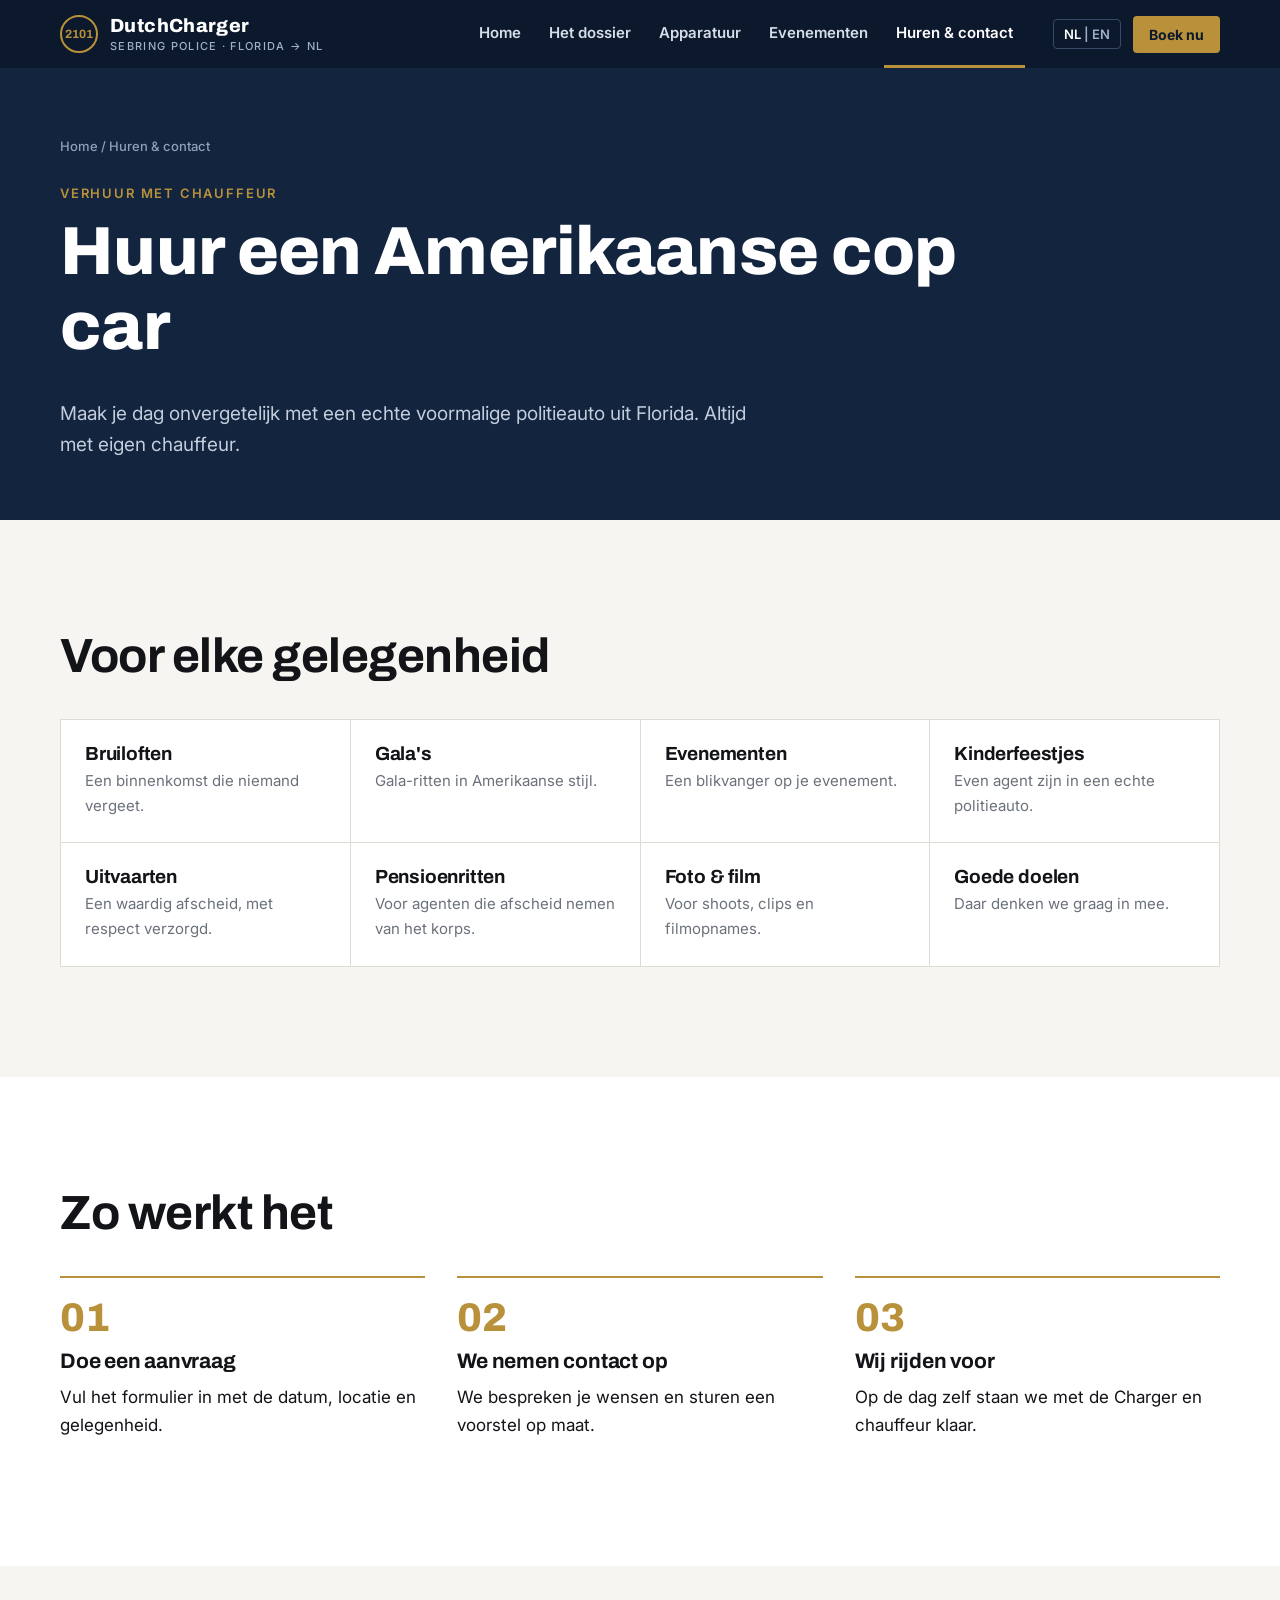
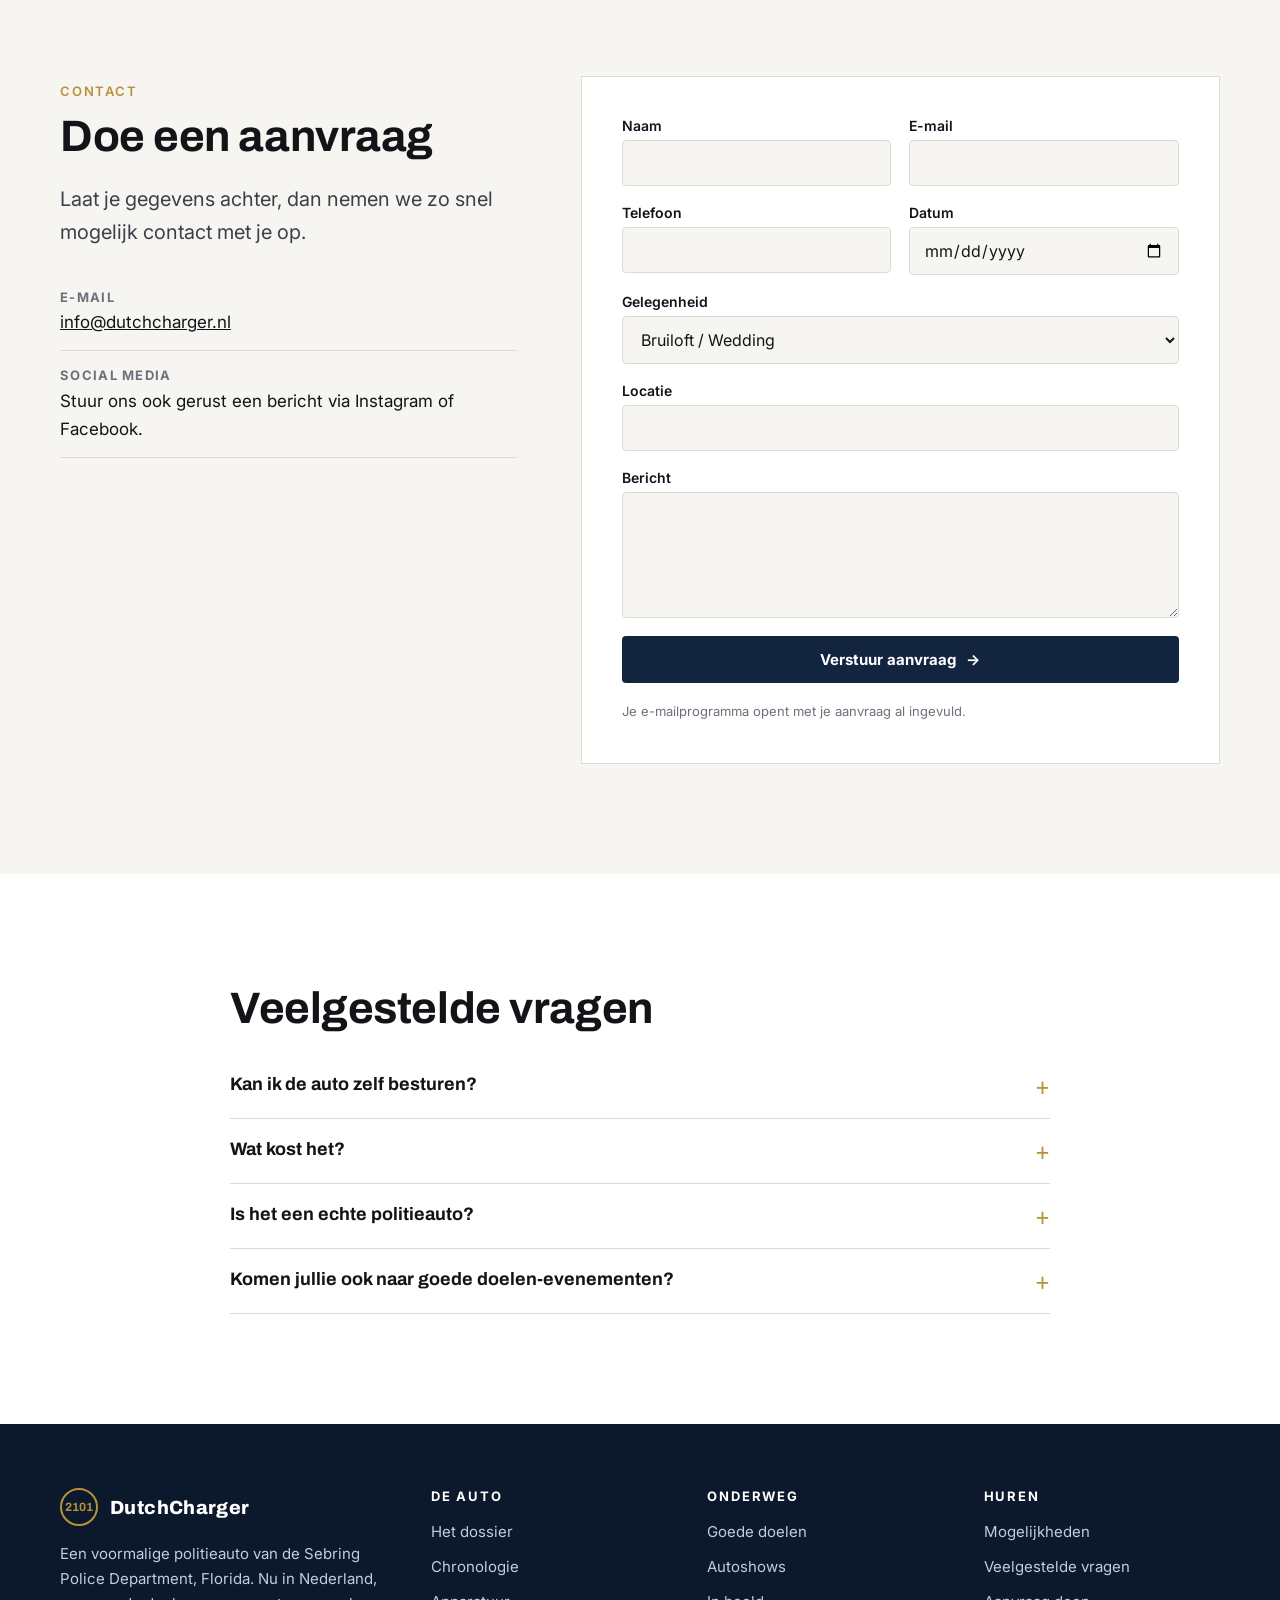
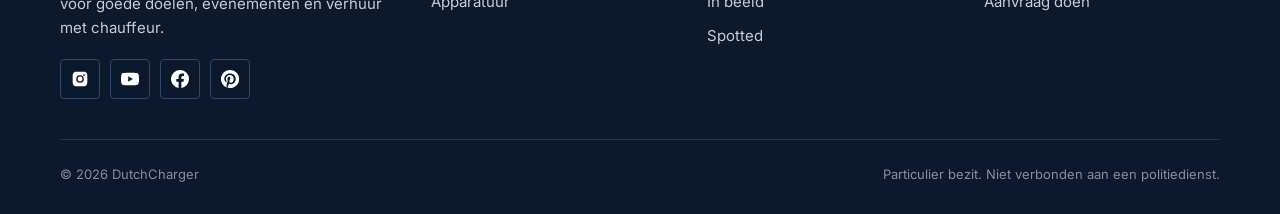
<file: huren.html>
<!doctype html>
<html lang="nl" data-lang="nl">
<head>
  <meta charset="utf-8">
  <meta name="viewport" content="width=device-width, initial-scale=1">
  <title>Huren &amp; contact – DutchCharger</title>
  <meta name="description" content="Huur een echte Amerikaanse politieauto met chauffeur voor bruiloften, gala's, evenementen, uitvaarten en kinderfeestjes.">
  <link rel="preconnect" href="https://fonts.googleapis.com">
  <link rel="preconnect" href="https://fonts.gstatic.com" crossorigin>
  <link href="https://fonts.googleapis.com/css2?family=Archivo:wght@600;700;800&family=IBM+Plex+Mono:wght@500;600&family=Inter:wght@400;600;700&display=swap" rel="stylesheet">
  <link rel="stylesheet" href="css/style.css">
</head>
<body>
<header id="site-header"></header>

<main>
  <section class="page-head">
    <div class="wrap">
      <div class="crumbs"><a href="index.html">Home</a> / <span lang="nl">Huren &amp; contact</span><span lang="en">Book &amp; contact</span></div>
      <span class="eyebrow"><span lang="nl">Verhuur met chauffeur</span><span lang="en">Hire with driver</span></span>
      <h1><span lang="nl">Huur een Amerikaanse cop car</span><span lang="en">Hire an American cop car</span></h1>
      <p>
        <span lang="nl">Maak je dag onvergetelijk met een echte voormalige politieauto uit Florida. Altijd met eigen chauffeur.</span>
        <span lang="en">Make your day unforgettable with a genuine former police car from Florida. Always with our own driver.</span>
      </p>
    </div>
  </section>

  <!-- GELEGENHEDEN -->
  <section class="section">
    <div class="wrap">
      <div class="section-head">
        <h2><span lang="nl">Voor elke gelegenheid</span><span lang="en">For every occasion</span></h2>
      </div>
      <div class="occasions">
        <div class="occasion"><h3><span lang="nl">Bruiloften</span><span lang="en">Weddings</span></h3><p><span lang="nl">Een binnenkomst die niemand vergeet.</span><span lang="en">An entrance nobody will forget.</span></p></div>
        <div class="occasion"><h3><span lang="nl">Gala's</span><span lang="en">Proms</span></h3><p><span lang="nl">Gala-ritten in Amerikaanse stijl.</span><span lang="en">Prom rides, American style.</span></p></div>
        <div class="occasion"><h3><span lang="nl">Evenementen</span><span lang="en">Events</span></h3><p><span lang="nl">Een blikvanger op je evenement.</span><span lang="en">An eye-catcher at your event.</span></p></div>
        <div class="occasion"><h3><span lang="nl">Kinderfeestjes</span><span lang="en">Children's parties</span></h3><p><span lang="nl">Even agent zijn in een echte politieauto.</span><span lang="en">Be a police officer for a day.</span></p></div>
        <div class="occasion"><h3><span lang="nl">Uitvaarten</span><span lang="en">Funerals</span></h3><p><span lang="nl">Een waardig afscheid, met respect verzorgd.</span><span lang="en">A dignified farewell, handled with respect.</span></p></div>
        <div class="occasion"><h3><span lang="nl">Pensioenritten</span><span lang="en">Retirement rides</span></h3><p><span lang="nl">Voor agenten die afscheid nemen van het korps.</span><span lang="en">For officers leaving the force.</span></p></div>
        <div class="occasion"><h3><span lang="nl">Foto &amp; film</span><span lang="en">Photo &amp; film</span></h3><p><span lang="nl">Voor shoots, clips en filmopnames.</span><span lang="en">For shoots, music videos and film.</span></p></div>
        <div class="occasion"><h3><span lang="nl">Goede doelen</span><span lang="en">Charities</span></h3><p><span lang="nl">Daar denken we graag in mee.</span><span lang="en">We're happy to help.</span></p></div>
      </div>
    </div>
  </section>

  <!-- HOE WERKT HET -->
  <section class="section white">
    <div class="wrap">
      <div class="section-head">
        <h2><span lang="nl">Zo werkt het</span><span lang="en">How it works</span></h2>
      </div>
      <div class="steps">
        <div class="step">
          <h3><span lang="nl">Doe een aanvraag</span><span lang="en">Send a request</span></h3>
          <p><span lang="nl">Vul het formulier in met de datum, locatie en gelegenheid.</span><span lang="en">Fill in the form with date, location and occasion.</span></p>
        </div>
        <div class="step">
          <h3><span lang="nl">We nemen contact op</span><span lang="en">We get in touch</span></h3>
          <p><span lang="nl">We bespreken je wensen en sturen een voorstel op maat.</span><span lang="en">We discuss your wishes and send a tailored proposal.</span></p>
        </div>
        <div class="step">
          <h3><span lang="nl">Wij rijden voor</span><span lang="en">We pull up</span></h3>
          <p><span lang="nl">Op de dag zelf staan we met de Charger en chauffeur klaar.</span><span lang="en">On the day, we're there with the Charger and a driver.</span></p>
        </div>
      </div>
    </div>
  </section>

  <!-- AANVRAAG -->
  <section class="section" id="aanvraag">
    <div class="wrap form-wrap">
      <div>
        <span class="eyebrow"><span lang="nl">Contact</span><span lang="en">Contact</span></span>
        <h2 style="font-size:clamp(30px,3.6vw,44px)"><span lang="nl">Doe een aanvraag</span><span lang="en">Send a request</span></h2>
        <p class="lede"><span lang="nl">Laat je gegevens achter, dan nemen we zo snel mogelijk contact met je op.</span><span lang="en">Leave your details and we'll get back to you as soon as possible.</span></p>
        <ul class="contact-list">
          <li><strong>E-mail</strong><a href="mailto:info@dutchcharger.nl" id="mailLink">info@dutchcharger.nl</a></li>
          <li><strong>Social media</strong><span lang="nl">Stuur ons ook gerust een bericht via Instagram of Facebook.</span><span lang="en">Feel free to message us on Instagram or Facebook too.</span></li>
        </ul>
      </div>
      <form class="form" id="bookingForm">
        <label><span lang="nl">Naam</span><span lang="en">Name</span>
          <input type="text" name="naam" required autocomplete="name"></label>
        <label>E-mail
          <input type="email" name="email" required autocomplete="email"></label>
        <label><span lang="nl">Telefoon</span><span lang="en">Phone</span>
          <input type="tel" name="telefoon" autocomplete="tel"></label>
        <label><span lang="nl">Datum</span><span lang="en">Date</span>
          <input type="date" name="datum"></label>
        <label class="full"><span lang="nl">Gelegenheid</span><span lang="en">Occasion</span>
          <select name="gelegenheid">
            <option>Bruiloft / Wedding</option>
            <option>Gala / Prom</option>
            <option>Evenement / Event</option>
            <option>Kinderfeest / Children's party</option>
            <option>Uitvaart / Funeral</option>
            <option>Pensioenrit / Retirement ride</option>
            <option>Foto of film / Photo or film</option>
            <option>Goed doel / Charity</option>
            <option>Anders / Other</option>
          </select></label>
        <label class="full"><span lang="nl">Locatie</span><span lang="en">Location</span>
          <input type="text" name="locatie"></label>
        <label class="full"><span lang="nl">Bericht</span><span lang="en">Message</span>
          <textarea name="bericht" rows="5"></textarea></label>
        <button type="submit" class="btn btn--dark full"><span lang="nl">Verstuur aanvraag</span><span lang="en">Send request</span></button>
        <p class="form__note full"><span lang="nl">Je e-mailprogramma opent met je aanvraag al ingevuld.</span><span lang="en">Your email app will open with your request filled in.</span></p>
      </form>
    </div>
  </section>

  <!-- FAQ -->
  <section class="section white" id="faq">
    <div class="wrap" style="max-width:900px">
      <h2 style="font-size:clamp(30px,3.6vw,44px)"><span lang="nl">Veelgestelde vragen</span><span lang="en">Frequently asked questions</span></h2>
      <div class="faq">
        <details>
          <summary><span lang="nl">Kan ik de auto zelf besturen?</span><span lang="en">Can I drive the car myself?</span></summary>
          <p><span lang="nl">Nee, de auto wordt altijd verhuurd met onze eigen chauffeur.</span><span lang="en">No, the car is always hired out with our own driver.</span></p>
        </details>
        <details>
          <summary><span lang="nl">Wat kost het?</span><span lang="en">What does it cost?</span></summary>
          <p><span lang="nl">Dat hangt af van de datum, de duur en de afstand. Doe een aanvraag, dan sturen we een voorstel op maat.</span><span lang="en">That depends on the date, duration and distance. Send a request and we'll send you a tailored proposal.</span></p>
        </details>
        <details>
          <summary><span lang="nl">Is het een echte politieauto?</span><span lang="en">Is it a real police car?</span></summary>
          <p><span lang="nl">Ja. Hij reed van 2015 tot 2021 bij de Sebring Police Department in Florida. Lees er alles over in <a href="dossier.html">het dossier</a>. Tegenwoordig is hij particulier bezit en niet verbonden aan een politiedienst.</span><span lang="en">Yes. It served with the Sebring Police Department in Florida from 2015 to 2021. Read all about it in <a href="dossier.html">the file</a>. Today it is privately owned and not affiliated with any police agency.</span></p>
        </details>
        <details>
          <summary><span lang="nl">Komen jullie ook naar goede doelen-evenementen?</span><span lang="en">Do you attend charity events?</span></summary>
          <p><span lang="nl">Zeker, dat doen we het liefst. Neem contact op en vertel ons over je evenement.</span><span lang="en">Absolutely, that's what we love most. Get in touch and tell us about your event.</span></p>
        </details>
      </div>
    </div>
  </section>
</main>

<footer id="site-footer"></footer>
<script src="js/main.js"></script>
</body>
</html>
</file>
<file: css/style.css>
/* =========================================================
   DutchCharger – stijl
   Kleuren: gebroken wit, inkt-zwart, marineblauw, badge-goud
   ========================================================= */
:root {
  --bg: #f6f5f1;
  --surface: #ffffff;
  --ink: #121418;
  --ink-2: #3b4048;
  --muted: #6b717b;
  --line: #dedbd2;
  --navy: #13243f;
  --navy-2: #0c182c;
  --gold: #b8913a;
  --gold-soft: #efe4c8;
  --paper: #f1ead8;
  --paper-line: #d9cfb6;
  --max: 1240px;
  --gutter: clamp(16px, 4vw, 40px);
  --head: "Archivo", "Helvetica Neue", Arial, sans-serif;
  --body: "Inter", "Helvetica Neue", Arial, sans-serif;
  --mono: "IBM Plex Mono", ui-monospace, monospace;
}

* { box-sizing: border-box; }
html { scroll-behavior: smooth; }
body {
  margin: 0; background: var(--bg); color: var(--ink);
  font: 400 17px/1.65 var(--body);
  -webkit-font-smoothing: antialiased;
}
img { max-width: 100%; display: block; }
a { color: inherit; }
h1, h2, h3, h4 { font-family: var(--head); font-weight: 700; line-height: 1.1; margin: 0 0 .5em; letter-spacing: -.01em; }
p { margin: 0 0 1em; }

/* Taalwissel */
html[data-lang="nl"] [lang="en"]:not(html) { display: none !important; }
html[data-lang="en"] [lang="nl"]:not(html) { display: none !important; }

.wrap { max-width: var(--max); margin-inline: auto; padding-inline: var(--gutter); }

/* Kleine labels boven koppen */
.eyebrow {
  display: inline-block; font: 600 13px/1 var(--body); letter-spacing: .14em;
  text-transform: uppercase; color: var(--gold); margin-bottom: 14px;
}

/* Foto-vakken: tonen een nette grijze vlakvulling zolang er geen foto is */
.media { position: relative; background: #d9d6ce; overflow: hidden; }
.media img { width: 100%; height: 100%; object-fit: cover; }
.media.is-empty img { display: none; }
.media.is-empty::after {
  content: attr(data-label); position: absolute; inset: 0; display: grid; place-items: center;
  font: 500 12px var(--mono); color: #8b8778; letter-spacing: .05em; text-align: center; padding: 12px;
}
.dark .media, .media.on-dark { background: #1d2a40; }
.dark .media.is-empty::after, .media.on-dark.is-empty::after { color: #5d6b84; }

/* ============ HEADER ============ */
.site-header {
  position: sticky; top: 0; z-index: 50;
  background: var(--navy-2); color: #fff;
}
.site-header .wrap { display: flex; align-items: center; gap: 28px; height: 68px; }
.logo { display: flex; align-items: center; gap: 12px; text-decoration: none; margin-right: auto; }
.logo__badge {
  width: 38px; height: 38px; border: 2px solid var(--gold); border-radius: 50%;
  display: grid; place-items: center; font: 700 12px var(--head); color: var(--gold);
}
.logo__text { font: 800 19px/1 var(--head); letter-spacing: .02em; }
.logo__text small { display: block; font: 500 11px var(--body); letter-spacing: .12em; color: #9fb0c8; margin-top: 4px; text-transform: uppercase; }
.main-nav { display: flex; gap: 4px; }
.main-nav a {
  text-decoration: none; font: 600 15px var(--body); color: #d5dde9;
  padding: 23px 12px; border-bottom: 3px solid transparent;
}
.main-nav a:hover { color: #fff; }
.main-nav a[aria-current="page"] { color: #fff; border-bottom-color: var(--gold); }
.header-actions { display: flex; align-items: center; gap: 12px; }
.lang-btn {
  background: none; border: 1px solid #3a4a66; color: #9fb0c8; cursor: pointer;
  font: 600 13px var(--body); padding: 6px 10px; border-radius: 4px;
}
html[data-lang="nl"] .lang-btn .l-nl, html[data-lang="en"] .lang-btn .l-en { color: #fff; }
.btn-book {
  background: var(--gold); color: var(--navy-2); text-decoration: none;
  font: 700 14px var(--body); padding: 10px 16px; border-radius: 4px;
}
.burger { display: none; background: none; border: 0; color: #fff; cursor: pointer; padding: 6px; }
.burger svg { width: 26px; height: 26px; }

@media (max-width: 980px) {
  .burger { display: block; }
  .btn-book { display: none; }
  .main-nav {
    position: absolute; top: 68px; left: 0; right: 0; flex-direction: column; gap: 0;
    background: var(--navy-2); border-top: 1px solid #22314d;
    display: none;
  }
  .main-nav.open { display: flex; }
  .main-nav a { padding: 16px var(--gutter); border-bottom: 1px solid #22314d; border-left: 3px solid transparent; }
  .main-nav a[aria-current="page"] { border-bottom-color: #22314d; border-left-color: var(--gold); }
}

/* ============ KNOPPEN ============ */
.btn {
  display: inline-flex; align-items: center; gap: 10px; text-decoration: none; cursor: pointer;
  font: 700 15px var(--body); padding: 14px 22px; border-radius: 4px; border: 2px solid transparent;
}
.btn::after { content: "→"; transition: transform .2s; }
.btn:hover::after { transform: translateX(4px); }
.btn--gold { background: var(--gold); color: var(--navy-2); }
.btn--light { border-color: rgba(255,255,255,.6); color: #fff; }
.btn--dark { background: var(--navy); color: #fff; }
.btn--plain::after { content: none; }

.link-arrow { font-weight: 700; text-decoration: none; color: var(--navy); border-bottom: 2px solid var(--gold); padding-bottom: 2px; }
.dark .link-arrow { color: #fff; }
.link-arrow::after { content: " →"; }

/* ============ HERO (home) ============ */
.hero { position: relative; min-height: min(86vh, 820px); display: flex; align-items: flex-end; color: #fff; background: var(--navy-2); }
.hero .media { position: absolute; inset: 0; background: #1b2638; }
.hero .media::before {
  content: ""; position: absolute; inset: 0; z-index: 1;
  background: linear-gradient(90deg, rgba(8,14,26,.85) 0%, rgba(8,14,26,.35) 60%, rgba(8,14,26,.1)), linear-gradient(0deg, rgba(8,14,26,.7), transparent 50%);
}
.hero .media.is-empty::after { z-index: 2; place-items: start end; padding: 90px var(--gutter); color: #4c5a72; }
.hero__inner { position: relative; z-index: 2; padding-block: 120px 80px; max-width: 760px; }
.hero h1 { font-size: clamp(42px, 6.4vw, 84px); font-weight: 800; letter-spacing: -.02em; }
.hero p { font-size: clamp(17px, 1.6vw, 20px); color: #d7dee9; max-width: 600px; }
.hero__actions { display: flex; flex-wrap: wrap; gap: 12px; margin-top: 28px; }
.hero__meta { display: flex; gap: 28px; flex-wrap: wrap; margin-top: 44px; padding-top: 20px; border-top: 1px solid rgba(255,255,255,.2); font: 500 14px var(--body); color: #b7c3d6; }
.hero__meta strong { display: block; color: #fff; font: 700 20px var(--head); }

/* ============ PAGINA-KOP (subpagina's) ============ */
.page-head { background: var(--navy); color: #fff; padding: 70px 0 60px; }
.page-head h1 { font-size: clamp(38px, 5.5vw, 68px); font-weight: 800; max-width: 900px; }
.page-head p { color: #c3cddc; font-size: 19px; max-width: 700px; margin: 0; }
.crumbs { font: 500 13px var(--body); color: #8ea0bb; margin-bottom: 24px; }
.crumbs a { text-decoration: none; }
.crumbs a:hover { color: #fff; }

/* ============ SECTIES ============ */
.section { padding: clamp(64px, 9vw, 110px) 0; }
.section--tight { padding: 56px 0; }
.dark { background: var(--navy); color: #fff; }
.dark p { color: #c3cddc; }
.white { background: var(--surface); }
.section-head { display: flex; justify-content: space-between; align-items: end; gap: 20px; margin-bottom: 36px; flex-wrap: wrap; }
.section-head h2 { font-size: clamp(30px, 4vw, 48px); margin: 0; }
.lede { font-size: 20px; color: var(--ink-2); max-width: 720px; }
.dark .lede { color: #c3cddc; }

/* Uitgelicht-raster: 1 groot + 2 klein */
.featured { display: grid; grid-template-columns: 1.6fr 1fr; grid-template-rows: 1fr 1fr; gap: 20px; }
.feat { position: relative; display: block; text-decoration: none; color: #fff; overflow: hidden; min-height: 260px; }
.feat .media { position: absolute; inset: 0; }
.feat .media img { transition: transform .5s; }
.feat:hover .media img { transform: scale(1.04); }
.feat__body {
  position: absolute; inset: auto 0 0 0; padding: 28px; z-index: 2;
  background: linear-gradient(transparent, rgba(8,14,26,.88) 45%);
}
.feat__body .eyebrow { color: var(--gold-soft); margin-bottom: 8px; }
.feat h3 { font-size: 24px; margin: 0; }
.feat--big { grid-row: 1 / 3; min-height: 540px; }
.feat--big h3 { font-size: clamp(28px, 3vw, 40px); }
.feat--big p { color: #d7dee9; margin: 10px 0 0; max-width: 520px; }
@media (max-width: 860px) {
  .featured { grid-template-columns: 1fr; grid-template-rows: none; }
  .feat--big { grid-row: auto; min-height: 420px; }
}

/* Feiten-strook */
.facts { display: grid; grid-template-columns: repeat(4, 1fr); border-top: 1px solid var(--line); }
.fact { padding: 28px 24px 8px 0; border-right: 1px solid var(--line); margin-right: 24px; }
.fact:last-child { border-right: 0; }
.fact strong { display: block; font: 800 clamp(36px, 4vw, 52px)/1 var(--head); color: var(--navy); }
.fact span { font-size: 15px; color: var(--muted); }
@media (max-width: 760px) {
  .facts { grid-template-columns: 1fr 1fr; }
  .fact:nth-child(2) { border-right: 0; }
}

/* Twee kolommen: beeld + tekst */
.split { display: grid; grid-template-columns: 1fr 1fr; gap: clamp(28px, 5vw, 72px); align-items: center; }
.split .media { aspect-ratio: 4 / 3; }
.split--rev .media { order: 2; }
.split h2 { font-size: clamp(30px, 3.6vw, 46px); }
@media (max-width: 860px) { .split { grid-template-columns: 1fr; } .split--rev .media { order: 0; } }

/* Ontdek-tegels */
.tiles { display: grid; grid-template-columns: repeat(4, 1fr); gap: 20px; }
.tile { text-decoration: none; display: block; }
.tile .media { aspect-ratio: 3 / 4; margin-bottom: 14px; }
.tile .media img { transition: transform .5s; }
.tile:hover .media img { transform: scale(1.04); }
.tile h3 { font-size: 22px; margin-bottom: 4px; }
.tile p { color: var(--muted); font-size: 15px; margin: 0; }
.tile:hover h3 { text-decoration: underline; text-decoration-color: var(--gold); text-underline-offset: 4px; }
@media (max-width: 960px) { .tiles { grid-template-columns: 1fr 1fr; } }

/* CTA-band */
.cta-band { background: var(--gold-soft); padding: 56px 0; }
.cta-band .wrap { display: flex; justify-content: space-between; align-items: center; gap: 24px; flex-wrap: wrap; }
.cta-band h2 { font-size: clamp(26px, 3vw, 38px); margin: 0 0 6px; }
.cta-band p { margin: 0; color: var(--ink-2); }

/* Kaarten (lijst) */
.cards { display: grid; grid-template-columns: repeat(3, 1fr); gap: 28px; }
.card .media { aspect-ratio: 16 / 10; margin-bottom: 18px; }
.card h3 { font-size: 23px; }
.card p { color: var(--ink-2); font-size: 16px; }
.dark .card p { color: #c3cddc; }
.card__meta { font: 600 13px var(--body); letter-spacing: .1em; text-transform: uppercase; color: var(--gold); margin-bottom: 8px; }
@media (max-width: 900px) { .cards { grid-template-columns: 1fr 1fr; } }
@media (max-width: 600px) { .cards { grid-template-columns: 1fr; } }

/* ============ DOSSIER (geschiedenis-pagina) ============ */
.file {
  position: relative; background: var(--paper); border: 1px solid var(--paper-line);
  padding: clamp(28px, 5vw, 56px); box-shadow: 0 1px 0 #fff inset, 0 24px 48px -24px rgba(19,36,63,.35);
}
.file__tab {
  position: absolute; top: -34px; left: -1px; background: var(--paper); border: 1px solid var(--paper-line); border-bottom: 0;
  padding: 8px 22px; font: 600 13px var(--mono); letter-spacing: .1em;
}
.file__head { display: flex; justify-content: space-between; gap: 20px; flex-wrap: wrap; border-bottom: 2px solid var(--ink); padding-bottom: 18px; margin-bottom: 28px; }
.file__head h2 { font-size: clamp(26px, 3vw, 36px); margin: 0; }
.file__ref { font: 500 13px/1.6 var(--mono); color: var(--ink-2); text-align: right; }
.stamp {
  position: absolute; right: clamp(20px, 5vw, 60px); bottom: clamp(60px, 7vw, 80px);
  border: 3px solid #9e2a2b; color: #9e2a2b; padding: 6px 14px; border-radius: 4px;
  font: 700 18px var(--mono); letter-spacing: .15em; transform: rotate(-8deg); opacity: .8;
}
.file__grid { display: grid; grid-template-columns: 280px 1fr; gap: 40px; }
.file__photo { background: #fff; padding: 10px 10px 34px; box-shadow: 0 4px 14px rgba(0,0,0,.15); align-self: start; }
.file__photo .media { aspect-ratio: 4 / 5; }
.file__photo figcaption { font: 500 12px var(--mono); text-align: center; margin-top: 10px; color: var(--ink-2); }
.facts-table { width: 100%; border-collapse: collapse; font-size: 16px; }
.facts-table th, .facts-table td { text-align: left; padding: 11px 0; border-bottom: 1px solid var(--paper-line); vertical-align: top; }
.facts-table th { font: 500 12px var(--mono); letter-spacing: .1em; text-transform: uppercase; color: var(--ink-2); width: 190px; padding-top: 14px; }
.file__sign { font: 500 14px var(--mono); text-align: right; margin: 24px 0 0; }
@media (max-width: 780px) {
  .file__grid { grid-template-columns: 1fr; }
  .file__photo { max-width: 260px; }
  .facts-table th { width: 120px; }
  .stamp { bottom: 24px; left: clamp(28px, 5vw, 56px); right: auto; font-size: 14px; }
}

/* Chronologie */
.log { list-style: none; margin: 0; padding: 0; border-top: 2px solid var(--ink); }
.log li { display: grid; grid-template-columns: 170px 1fr; gap: 28px; padding: 26px 0; border-bottom: 1px solid var(--line); }
.log time { font: 600 15px var(--mono); color: var(--navy); }
.log .place { display: block; font: 500 12px var(--mono); color: var(--muted); letter-spacing: .08em; text-transform: uppercase; margin-top: 4px; }
.log h3 { font-size: 22px; margin-bottom: 6px; }
.log p { margin: 0; color: var(--ink-2); }
@media (max-width: 640px) { .log li { grid-template-columns: 1fr; gap: 6px; } }

/* Verslag-blok (SunTrust) */
.report { border-left: 4px solid var(--ink); padding: 6px 0 6px 28px; }
.report h2 { font-size: clamp(26px, 3vw, 36px); }

/* Toen & nu */
.compare { position: relative; aspect-ratio: 16 / 9; overflow: hidden; user-select: none; background: #d9d6ce; }
.compare .media { position: absolute; inset: 0; }
.compare__before { clip-path: inset(0 50% 0 0); }
.compare__before.is-empty { background: #cfcabd; }
.compare__label { position: absolute; top: 14px; left: 14px; z-index: 2; background: var(--ink); color: #fff; padding: 5px 10px; font: 600 12px var(--mono); letter-spacing: .1em; }
.compare__label--r { left: auto; right: 14px; }
.compare__range { position: absolute; inset: 0; width: 100%; height: 100%; opacity: 0; cursor: ew-resize; margin: 0; z-index: 4; }
.compare__handle { position: absolute; top: 0; bottom: 0; left: 50%; width: 2px; background: #fff; z-index: 3; pointer-events: none; }
.compare__handle::after {
  content: "‹ ›"; position: absolute; top: 50%; left: 50%; transform: translate(-50%, -50%);
  width: 46px; height: 46px; border-radius: 50%; background: #fff; color: var(--ink);
  display: grid; place-items: center; font: 700 16px var(--body); box-shadow: 0 2px 10px rgba(0,0,0,.3);
}

/* ============ APPARATUUR ============ */
.spec-list { display: grid; grid-template-columns: repeat(2, 1fr); gap: 0 48px; border-top: 2px solid var(--ink); }
.spec { display: grid; grid-template-columns: 120px 1fr; gap: 22px; padding: 28px 0; border-bottom: 1px solid var(--line); }
.spec .media { aspect-ratio: 1; }
.spec__cat { font: 600 12px var(--mono); letter-spacing: .1em; text-transform: uppercase; color: var(--gold); margin-bottom: 6px; }
.spec h3 { font-size: 20px; margin-bottom: 6px; }
.spec p { margin: 0; font-size: 15px; color: var(--ink-2); }
.spec ul { margin: 8px 0 0; padding-left: 18px; font-size: 15px; color: var(--ink-2); }
@media (max-width: 860px) { .spec-list { grid-template-columns: 1fr; } }
@media (max-width: 480px) { .spec { grid-template-columns: 84px 1fr; gap: 16px; } }

/* ============ GALERIJ ============ */
.gallery { display: grid; grid-template-columns: repeat(4, 1fr); gap: 12px; }
.gallery figure { margin: 0; cursor: zoom-in; }
.gallery .media { aspect-ratio: 1; }
.gallery figcaption { font-size: 14px; color: var(--muted); margin-top: 8px; }
.gallery figure:first-child { grid-column: span 2; grid-row: span 2; }
.gallery figure:first-child .media { aspect-ratio: auto; height: calc(100% - 30px); min-height: 280px; }
@media (max-width: 760px) { .gallery { grid-template-columns: 1fr 1fr; } }
.lightbox { position: fixed; inset: 0; z-index: 100; background: rgba(8,14,26,.94); display: grid; place-items: center; padding: 20px; cursor: zoom-out; }
.lightbox img { max-height: 90vh; }

/* Video */
.video { aspect-ratio: 16 / 9; background: #0c182c; }
.video iframe { width: 100%; height: 100%; border: 0; display: block; }

/* ============ HUREN ============ */
.occasions { display: grid; grid-template-columns: repeat(4, 1fr); gap: 1px; background: var(--line); border: 1px solid var(--line); }
.occasion { background: var(--surface); padding: 24px; }
.occasion h3 { font-size: 19px; margin-bottom: 4px; }
.occasion p { margin: 0; font-size: 15px; color: var(--muted); }
@media (max-width: 860px) { .occasions { grid-template-columns: 1fr 1fr; } }

.steps { display: grid; grid-template-columns: repeat(3, 1fr); gap: 32px; counter-reset: step; }
.step { border-top: 2px solid var(--gold); padding-top: 20px; }
.step::before { counter-increment: step; content: "0" counter(step); font: 800 40px/1 var(--head); color: var(--gold); display: block; margin-bottom: 12px; }
.step h3 { font-size: 21px; }
@media (max-width: 760px) { .steps { grid-template-columns: 1fr; } }

.faq details { border-bottom: 1px solid var(--line); }
.faq summary { cursor: pointer; padding: 20px 0; font: 700 18px var(--head); list-style: none; display: flex; justify-content: space-between; gap: 20px; }
.faq summary::-webkit-details-marker { display: none; }
.faq summary::after { content: "+"; font-weight: 400; font-size: 24px; line-height: 1; color: var(--gold); }
.faq details[open] summary::after { content: "−"; }
.faq details p { color: var(--ink-2); padding-bottom: 8px; }

.form-wrap { display: grid; grid-template-columns: 1fr 1.4fr; gap: clamp(28px, 5vw, 64px); }
.form { display: grid; grid-template-columns: 1fr 1fr; gap: 18px; background: var(--surface); padding: clamp(22px, 4vw, 40px); border: 1px solid var(--line); }
.form label { display: flex; flex-direction: column; gap: 6px; font: 600 14px var(--body); }
.form .full { grid-column: 1 / -1; }
.form input, .form select, .form textarea {
  font: 400 16px var(--body); color: var(--ink); background: var(--bg);
  border: 1px solid var(--line); border-radius: 4px; padding: 12px 14px; width: 100%;
}
.form input:focus, .form select:focus, .form textarea:focus { outline: 2px solid var(--navy); outline-offset: 1px; }
.form .btn { justify-content: center; border: 0; }
.form__note { font-size: 13px; color: var(--muted); margin: 0; }
.contact-list { list-style: none; padding: 0; margin: 24px 0 0; }
.contact-list li { padding: 14px 0; border-bottom: 1px solid var(--line); }
.contact-list strong { display: block; font-size: 13px; text-transform: uppercase; letter-spacing: .1em; color: var(--muted); }
@media (max-width: 860px) { .form-wrap { grid-template-columns: 1fr; } .form { grid-template-columns: 1fr; } }

/* ============ FOOTER ============ */
.site-footer { background: var(--navy-2); color: #c3cddc; padding: 64px 0 28px; font-size: 15px; }
.footer-grid { display: grid; grid-template-columns: 1.4fr 1fr 1fr 1fr; gap: 40px; padding-bottom: 40px; border-bottom: 1px solid #22314d; }
.footer-grid h4 { font: 700 13px var(--body); letter-spacing: .14em; text-transform: uppercase; color: #fff; margin-bottom: 16px; }
.footer-grid ul { list-style: none; margin: 0; padding: 0; }
.footer-grid li { margin-bottom: 10px; }
.footer-grid a { text-decoration: none; }
.footer-grid a:hover { color: #fff; text-decoration: underline; }
.footer-about p { max-width: 340px; }
.socials { display: flex; gap: 10px; margin-top: 18px; }
.socials a { width: 40px; height: 40px; border: 1px solid #33456a; border-radius: 4px; display: grid; place-items: center; color: #fff; }
.socials a:hover { background: var(--gold); border-color: var(--gold); color: var(--navy-2); }
.socials svg { width: 18px; height: 18px; fill: currentColor; }
.footer-bottom { display: flex; justify-content: space-between; gap: 20px; flex-wrap: wrap; padding-top: 24px; font-size: 13px; color: #7f8fa8; }
@media (max-width: 860px) { .footer-grid { grid-template-columns: 1fr 1fr; } .footer-about { grid-column: 1 / -1; } }

/* Smalle schermen: kop compact houden */
.lang-btn { white-space: nowrap; }
@media (max-width: 520px) {
  .logo__text small { display: none; }
  .site-header .wrap { gap: 12px; }
}
</file>
